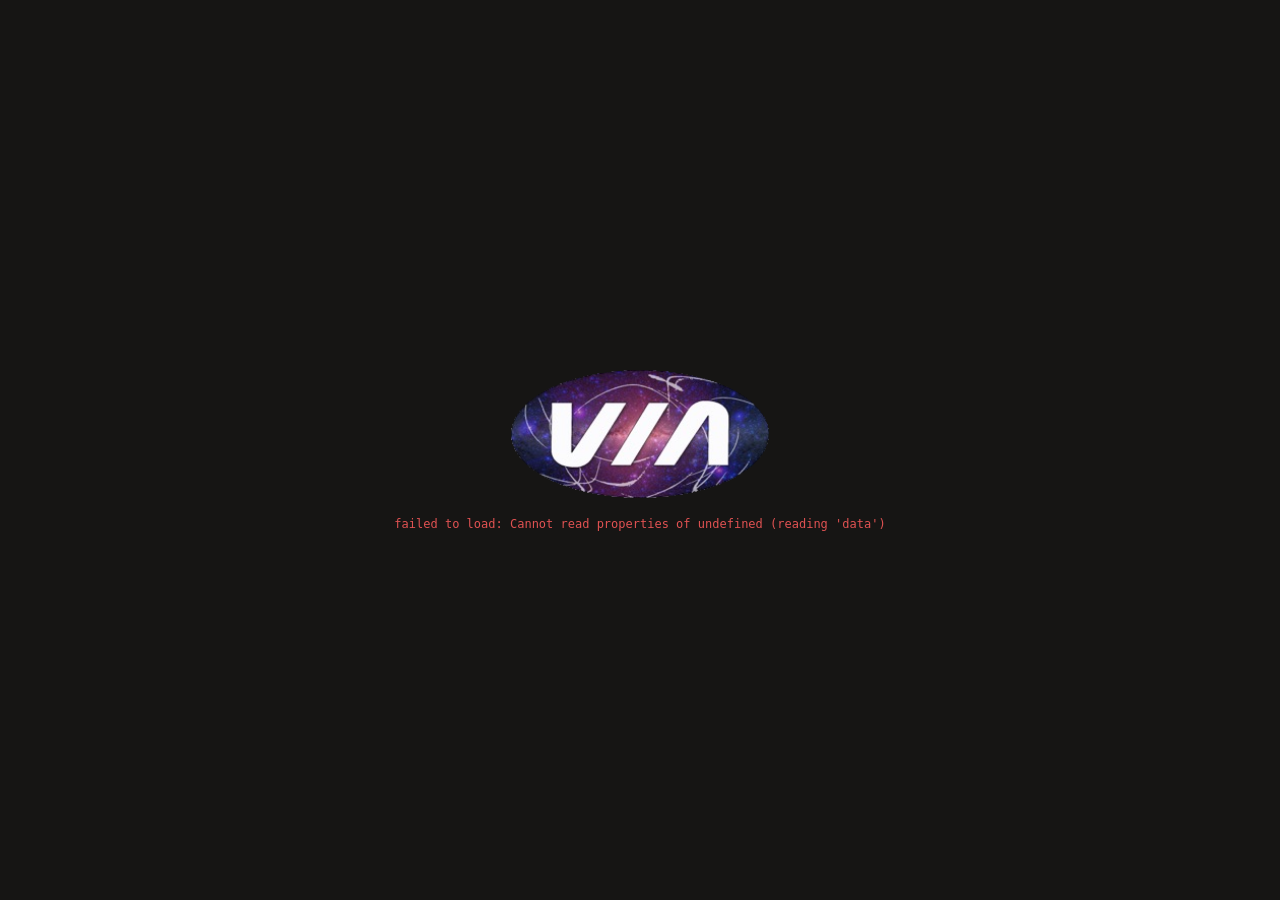
<file: index.html>
<!DOCTYPE html>
<html lang="en" data-theme="dark">
<head>
<meta charset="utf-8">
<meta name="viewport" content="width=device-width, initial-scale=1">
<title>VIAsualizer</title>
<link rel="icon" type="image/png" href="img/favicon.png">
<link rel="stylesheet" href="css/style.css?v=4.5">
<script type="importmap">
  { "imports": { "three": "./js/vendor/three.module.min.js" } }
</script>
</head>
<body>
<div id="loading">
  <div class="load-card">
    <img class="load-logo" src="img/via_oval.png" alt="Via">
    <div id="load-progress">starting…</div>
  </div>
</div>

<div id="layout" class="sb-open">
  <aside id="sidebar">
    <div class="brand-row">
      <span class="brand-mark"><img class="brand-logo" src="img/via_logo_white.png" alt="VIA"><span class="brand">sualizer</span></span>
      <span class="brand-btns">
        <button id="help-btn" class="text-btn" title="replay the 15-second tutorial">Tutorial</button>
      </span>
    </div>
    <div id="sidebar-body"></div>
  </aside>
  <button id="sb-toggle" class="icon-btn" title="show / hide controls (C)">☰</button>

  <main id="main">
    <div id="scene"></div>
    <div id="player" hidden></div>
    <div id="bottom-bar"></div>
  </main>

  <section id="dossier">
    <nav id="tabs">
      <button class="tab-btn" data-tab="field">Field</button>
      <button class="tab-btn" data-tab="sky">Sky</button>
    </nav>
    <div class="tab-page" data-tab="field">
      <div class="panel" id="p-finder">
        <div class="panel-head row2"><span class="panel-title"><span class="tcount" id="fov-title">1.0°</span> field of view</span>
          <span class="panel-cap" id="fov-note"></span></div>
        <div id="finder-wrap"></div>
        <div id="fov-box"></div>
      </div>
      <div class="panel" id="p-stats">
        <div class="panel-head row2"><span class="panel-title" id="targets-title">Targets</span>
          <span class="panel-cap">hover number to focus</span></div>
        <div id="stats-wrap"></div>
      </div>
      <div class="panel" id="p-ladder">
        <div class="panel-head row2"><span class="panel-title" id="ladder-title">Distance ladder</span>
          <span class="panel-cap">hover icon to focus</span></div>
        <div class="ladder-dists" id="ladder-dists"></div>
        <div id="ladder-wrap"></div>
      </div>
      <div class="panel" id="p-hists">
        <div class="panel-head"><span class="panel-title">Field stats</span></div>
        <div id="hists-wrap"></div>
      </div>
    </div>
    <div class="tab-page" data-tab="sky" style="display:none">
      <div class="panel" id="p-allsky">
        <div class="panel-head"><span class="panel-title">Galactic frame</span></div>
        <div id="allsky-wrap"></div>
        <div class="legend" id="allsky-legend"></div>
      </div>
      <div class="panel" id="p-layers">
        <div class="panel-head"><span class="panel-title">Map layers</span></div>
        <div id="layers-wrap"></div>
      </div>
      <div class="panel" id="p-sgr">
        <div class="panel-head"><span class="panel-title">Sagittarius stream frame</span></div>
        <div id="sgrmap-wrap"></div>
      </div>
    </div>
  </section>
</div>

<div id="tooltip3d" class="tooltip"></div>
<div id="tooltip2d" class="tooltip"></div>
<div id="tour" hidden></div>

<footer id="credit">
  <a href="https://via-project.org" target="_blank" rel="noopener">The Via Project</a> ·
  <a href="v2/" title="frozen v2.6 (9-6-26)">v2</a> ·
  <a href="v1/" title="original app">v1</a> ·
  <a href="https://github.com/mdwerneken/viasualizer" target="_blank" rel="noopener">source</a>
</footer>

<script type="module" src="js/app.js?v=4.5"></script>
</body>
</html>
</file>
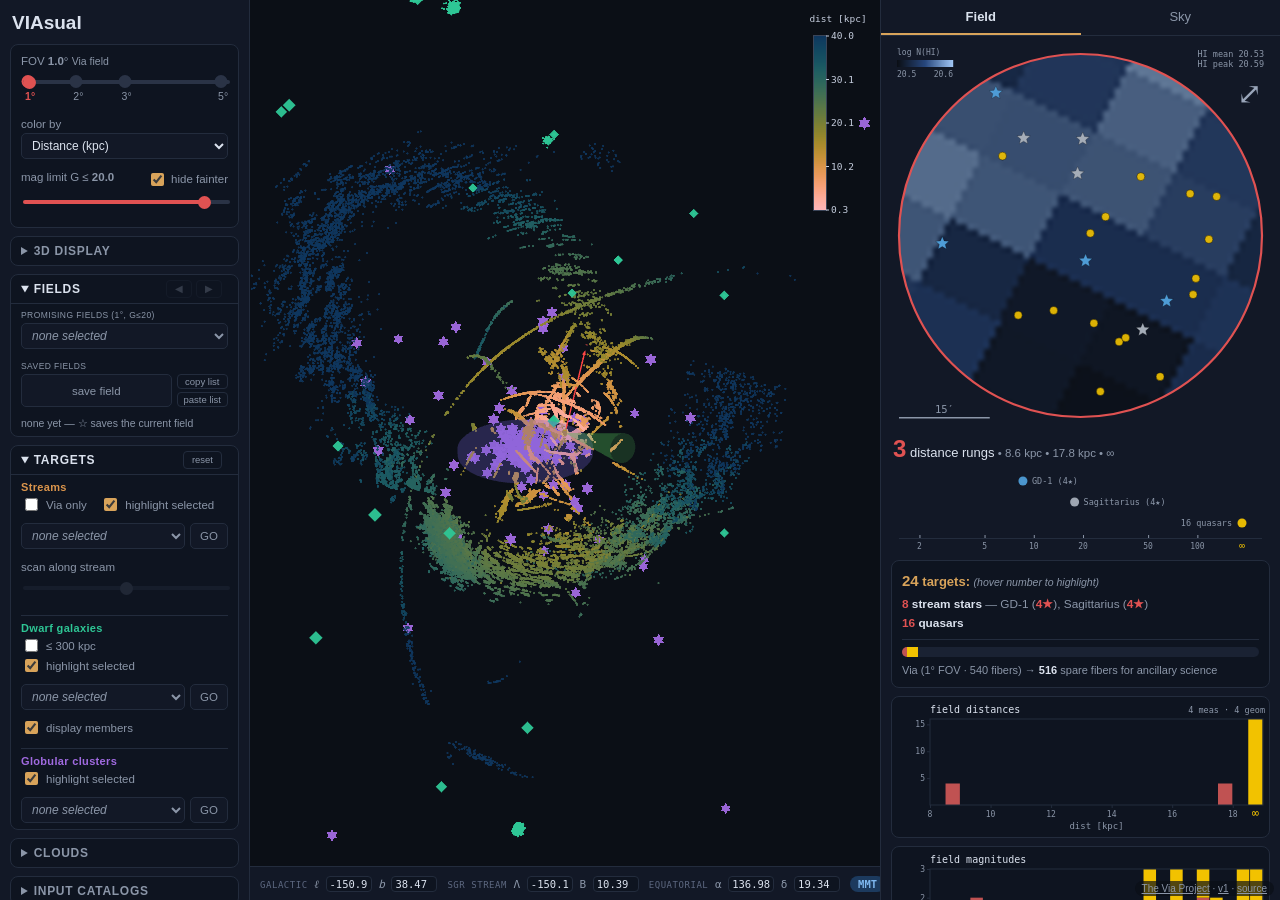
<file: v2/index.html>
<!DOCTYPE html>
<html lang="en">
<head>
<meta charset="utf-8">
<meta name="viewport" content="width=device-width, initial-scale=1">
<title>VIAsual v2 (frozen 9-6-26) — Via halo sightline planner</title>
<link rel="icon" href="data:image/svg+xml,<svg xmlns='http://www.w3.org/2000/svg' viewBox='0 0 100 100'><text y='0.9em' font-size='90'>🌌</text></svg>">
<link rel="stylesheet" href="css/style.css?v=2.6">
<script type="importmap">
  { "imports": { "three": "./js/vendor/three.module.min.js" } }
</script>
</head>
<body>
<div id="loading">
  <div class="load-card">
    <div class="load-title">VIAsual</div>
    <div class="load-sub">Via halo sightline planner — streams · GCs · dwarfs · quasars · HI</div>
    <div id="load-progress">starting…</div>
  </div>
</div>

<div id="layout">
  <aside id="sidebar"></aside>

  <main id="main">
    <div id="scene"></div>
    <div id="bottom-bar"></div>
  </main>

  <section id="dossier">
    <nav id="tabs">
      <button class="tab-btn" data-tab="field">Field</button>
      <button class="tab-btn" data-tab="sky">Sky</button>
    </nav>
    <div class="tab-page" data-tab="field">
      <div id="finder-wrap"></div>
      <div id="ladder-wrap"></div>
      <div id="stats-wrap"></div>
      <div id="hists-wrap"></div>
    </div>
    <div class="tab-page" data-tab="sky" style="display:none">
      <div id="allsky-wrap"></div>
      <div id="sgrmap-wrap"></div>
    </div>
  </section>
</div>

<div id="tooltip3d" class="tooltip"></div>
<div id="tooltip2d" class="tooltip"></div>

<footer id="credit">
  <a href="https://via-project.org" target="_blank" rel="noopener">The Via Project</a> ·
  <a href="../v1/" title="original app">v1</a> ·
  <a href="https://github.com/mdwerneken/viasual" target="_blank" rel="noopener">source</a>
</footer>

<script type="module" src="js/app.js?v=2.6"></script>
</body>
</html>
</file>
<file: css/style.css>
/* VIAsual v3 — warm neutral charcoal theme (3D scene keeps v2's deep navy); tokens set by colors.js */
:root {
  --bg: #161514;
  --panel: #1d1c1a;
  --panel2: #191816;
  --border: #2e2c28;
  --text: #e7e2d8;
  --dim: #9d968b;
  --accent: #e0524f;
  --accent-soft: #d8a35a;
  --chk: #d8a35a;
  --qso: #f2c200;
  --gc: #a06ae0;
  --dwarf: #2ec695;
  --mem: #2ec695;
  --sb-w: 292px;
  --dossier-w: 420px;
  --mono: "SF Mono", ui-monospace, Menlo, Consolas, monospace;
  --sans: -apple-system, "Segoe UI", Roboto, Helvetica, sans-serif;
}
* { box-sizing: border-box; }
html, body { margin: 0; height: 100%; background: var(--bg); color: var(--text);
  font-family: var(--sans); font-size: 13px; overflow: hidden; }
button { font-family: inherit; }

#layout { display: grid; grid-template-columns: var(--sb-w) 1fr var(--dossier-w); height: 100vh;
  transition: grid-template-columns .28s ease; }
#layout.sb-closed { grid-template-columns: 0 1fr var(--dossier-w); }

/* ---------- loading ---------- */
#loading { position: fixed; inset: 0; z-index: 90; background: var(--bg);
  display: flex; align-items: center; justify-content: center; transition: opacity .4s; }
#loading.done { opacity: 0; pointer-events: none; }
.load-card { text-align: center; }
.load-logo { width: 260px; display: block; margin: 0 auto 18px; border-radius: 130px; }
.load-title { font-size: 30px; font-weight: 700; letter-spacing: 1px; display: flex; align-items: baseline; justify-content: center; gap: 2px; }
.load-mark { height: 40px; display: inline-block; }
.load-sub { color: var(--dim); margin: 6px 0 18px; max-width: 460px; }
#load-progress { font-family: var(--mono); color: var(--dim); font-size: 12px; }

/* ---------- sidebar ---------- */
#sidebar { background: var(--panel); border-right: 1px solid var(--border);
  overflow-y: auto; overflow-x: hidden; padding: 8px 10px 30px; width: var(--sb-w);
  transition: transform .28s ease, opacity .2s; }
#layout.sb-closed #sidebar { transform: translateX(-100%); opacity: 0; pointer-events: none; }
.brand-row { display: flex; align-items: center; gap: 8px; margin: 4px 2px 10px 44px; min-height: 34px; }
.brand-mark { display: inline-flex; align-items: baseline; gap: 1px; }
.brand-logo { height: 16px; display: inline-block; opacity: .95; margin-right: 3px; }
html[data-theme="light"] .brand-logo { filter: invert(1); }
.brand { font-size: 15px; font-weight: 700; letter-spacing: .2px; line-height: 1; }
.brand-btns { margin-left: auto; display: flex; gap: 4px; }
.icon-btn { background: var(--panel2); color: var(--dim); border: 1px solid var(--border);
  border-radius: 6px; width: 26px; height: 26px; cursor: pointer; font-size: 13px; line-height: 1;
  display: inline-flex; align-items: center; justify-content: center; }
.icon-btn:hover { color: var(--text); border-color: var(--dim); }
.text-btn { background: var(--panel2); color: var(--dim); border: 1px solid var(--border);
  border-radius: 7px; height: 28px; padding: 0 11px; cursor: pointer; font-size: 12.5px; font-weight: 600;
  transition: background .15s, color .15s, border-color .15s, box-shadow .15s; }
.text-btn:hover, .text-btn.lit { color: #1a1917; background: var(--accent-soft); border-color: var(--accent-soft);
  box-shadow: 0 0 0 3px color-mix(in srgb, var(--accent-soft) 35%, transparent); }
#sb-toggle { position: fixed; top: 10px; left: 10px; z-index: 40; width: 34px; height: 34px; font-size: 22px; }
#layout.sb-closed #sb-toggle { background: var(--panel); }

/* sidebar groups read as distinct cards: brighter outline, brighter still + lifted background when open */
#core-controls { border: 1px solid color-mix(in srgb, var(--text) 30%, var(--border)); border-radius: 8px; margin-bottom: 10px;
  background: var(--panel2); padding: 4px 0 6px; }
.group { border: 1px solid color-mix(in srgb, var(--text) 30%, var(--border)); border-radius: 8px; margin-bottom: 10px;
  background: var(--panel2); transition: border-color .15s, background .15s; }
.group[open] { border-color: color-mix(in srgb, var(--text) 62%, var(--border));
  background: color-mix(in srgb, var(--panel2) 80%, var(--text) 4%); box-shadow: 0 2px 10px rgba(0,0,0,.25); }
.group summary { cursor: pointer; padding: 7px 10px; font-weight: 600; font-size: 12px;
  color: var(--dim); text-transform: uppercase; letter-spacing: .06em; user-select: none;
  display: flex; align-items: center; gap: 6px; }
.group summary::-webkit-details-marker { display: none; }
.group summary::before { content: '▸'; font-size: 10px; color: var(--dim); transition: transform .15s; }
.group[open] summary::before { transform: rotate(90deg); }
.group[open] summary { color: var(--text); border-bottom: 1px solid color-mix(in srgb, var(--text) 30%, var(--border)); }
.group summary .sum-cap { font-weight: 400; text-transform: none; letter-spacing: 0; font-size: 10.5px;
  color: var(--dim); margin-left: 2px; flex: 1; min-width: 0; white-space: nowrap; overflow: hidden;
  text-overflow: ellipsis; }
.group summary .sum-btns { flex: none; }
.group .row, #core-controls .row { padding: 6px 10px; }
.row label { display: block; color: var(--dim); font-size: 11.5px; margin-bottom: 3px; }
.row.checks { padding-top: 2px; padding-bottom: 2px; }
.row.checks label { display: inline-flex; align-items: center; gap: 5px; margin-right: 10px;
  margin-bottom: 1px; cursor: pointer; }
.row.checks input { accent-color: var(--chk); }
.row.checks .sec-lab { display: block; width: 100%; margin: 0 0 2px; cursor: default; }
.sec-lab, .row label.sec-lab { text-transform: uppercase; letter-spacing: .06em;
  font-size: 11px; color: color-mix(in srgb, var(--text) 85%, var(--dim)); }
.row.checks.sub, .row.sub { margin-top: 9px; }
select { width: 100%; background: var(--panel); color: var(--text);
  border: 1px solid var(--border); border-radius: 5px; padding: 4px 6px; font-size: 12px; }
select.nonesel { color: var(--dim); font-style: italic; }
select option { color: var(--text); font-style: normal; }
.help { color: var(--dim); font-size: 10.5px; line-height: 1.4; padding: 2px 10px 6px; }

/* range sliders */
input[type="range"] { -webkit-appearance: none; appearance: none; width: 100%;
  height: 20px; background: transparent; }
input[type="range"]::-webkit-slider-runnable-track { height: 4px; border-radius: 2px;
  background: #4d4944; }
input[type="range"]::-webkit-slider-thumb { -webkit-appearance: none; width: 13px;
  height: 13px; border-radius: 50%; background: var(--accent); margin-top: -4.5px; cursor: pointer; }
input[type="range"]::-moz-range-track { height: 4px; border-radius: 2px; background: #4d4944; }
#ghi { --fill: 100%; }
#ghi::-webkit-slider-runnable-track { background: linear-gradient(to right,
  var(--accent) var(--fill), #4d4944 var(--fill)); }
#ghi::-moz-range-progress { height: 4px; border-radius: 2px; background: var(--accent); }
input[type="range"]::-moz-range-thumb { width: 13px; height: 13px; border: none;
  border-radius: 50%; background: var(--accent); cursor: pointer; }
input[type="range"]:disabled { opacity: .30; }
input[type="range"]:disabled::-webkit-slider-thumb { background: var(--dim); cursor: default; }

.row.combo { display: flex; gap: 5px; }
.row.combo select { flex: 1; }
.mini-btn { background: var(--panel); color: var(--dim); border: 1px solid var(--border);
  border-radius: 5px; padding: 4px 9px; cursor: pointer; font-size: 11.5px; }
.mini-btn:hover { border-color: var(--dim); color: var(--text); }
.mini-btn:disabled { opacity: .35; cursor: default; }
.mini-btn.locked { background: var(--accent); color: #fff; border-color: var(--accent); font-weight: 700; }
.micro-btn { background: none; color: var(--dim); border: 1px solid var(--border);
  border-radius: 4px; padding: 1px 6px; cursor: pointer; font-size: 9.5px;
  text-transform: none; letter-spacing: 0; white-space: nowrap; }
.micro-btn:hover { color: var(--text); border-color: var(--dim); }
.micro-btn:disabled { opacity: .3; cursor: default; }
.sum-btns { margin-left: auto; display: inline-flex; gap: 4px; }
.sum-btns .micro-btn { padding: 0; width: 26px; height: 18px; line-height: 16px; text-align: center; }
.sum-btns #reset-sel { width: auto; padding: 0 8px; }
.save-col { display: inline-flex; flex-direction: column; gap: 3px; }
.sw { display: inline-block; width: 9px; height: 9px; border-radius: 2px; }
.sw.str { background: #c05252; border-radius: 50%; }
.sw.qso { background: var(--qso); border-radius: 50%; }
.sw.gc { background: var(--gc); }
.sw.dg { background: var(--dwarf); }
.sw.mem { background: var(--mem); }
.sw.halo { background: #e08b4e; border-radius: 50%; }
.sw.kg { background: #ff6fb0; border-radius: 50%; }
.sw.bhb { background: #6fb8ff; border-radius: 50%; }
.sw.kep { background: #b6d94a; border-radius: 50%; }
.sw.mem2 { background: #7fd6c0; }
.sw.cloud { background: #6fd8e8; border-radius: 50%; }
.sw.sight { background: var(--text); border-radius: 50%; }
.tiny { font-size: 10.5px; color: var(--dim); }
.warn { color: var(--accent-soft); }
.subhead { padding: 6px 10px 0; font-size: 11px; font-weight: 700; letter-spacing: .03em; display: flex; align-items: center; gap: 6px; }
/* small pale-yellow toggles (highlight selected, hide fainter); --gray for the list overlays */
:root { --gray: #bdb7ad; --pale: #d8c98f; }
.hl-btn { margin-left: auto; background: none; color: var(--pale); border: 1px solid color-mix(in srgb, var(--pale) 60%, transparent); border-radius: 10px;
  padding: 0 7px; font-size: 9.5px; font-weight: 500; letter-spacing: 0; cursor: pointer; line-height: 15px; text-transform: none; }
.hl-btn:hover { border-color: var(--pale); }
.hl-btn.on { background: var(--pale); color: #1a1917; border-color: var(--pale); }
.ctl-lab { font-size: 12.5px !important; color: var(--text) !important; }
.ctl-lab.lab-row .hl-btn { font-size: 11px; line-height: 18px; padding: 0 9px; }
/* a little air at the top of every open group */
.group[open] > summary + * { margin-top: 6px; }
#save-field { border-color: var(--accent-soft); color: var(--accent-soft); }
#save-field:hover { background: color-mix(in srgb, var(--accent-soft) 18%, var(--panel)); }
.subdiv { border-top: 1px solid var(--border); margin: 8px 10px 0; }
.inline-chk { float: right; color: var(--dim); font-weight: 400; cursor: pointer;
  display: inline-flex; align-items: center; gap: 4px; position: relative; top: -1.5px; }
.inline-chk input { accent-color: var(--chk); }

/* FOV slider snap dots + labels (under the field view since 9-7-26) */
#fov-box { padding: 10px 6px 0; }
#fov-box .row { padding: 0; }
#fov-box .row label { display: flex; align-items: baseline; gap: 6px; }
#fov-box .row label > span:first-child { color: var(--accent); }
#fov-box .row label > span:first-child b { color: var(--accent); }
#fov-box .row label .tiny { margin-left: auto; }
.fov-wrap { position: relative; height: 36px; }
.fov-wrap input { position: relative; z-index: 2; margin: 0; }
.fov-dot { position: absolute; top: 3.5px; width: 13px; height: 13px; border-radius: 50%;
  background: #4d4944; transform: translateX(-50%); z-index: 1; pointer-events: none; }
.fov-dot.active { background: var(--accent); }
.fov-snap { position: absolute; top: 20px; transform: translateX(-50%);
  color: var(--dim); font-size: 10.5px; cursor: pointer; padding: 0 3px; }
.fov-snap .deg { position: absolute; }
.fov-snap:hover { color: var(--text); }
.fov-snap.active { color: var(--accent); font-weight: 700; }

/* cone / toggle buttons */
.cone-row { padding-top: 3px; padding-bottom: 3px; }
.cone-btn { flex: 1; background: var(--panel); color: var(--text);
  border: 1px solid var(--cone, var(--border)); border-radius: 5px; padding: 4px 9px;
  cursor: pointer; font-size: 11.5px; text-align: left; }
.cone-btn .tiny { color: inherit; opacity: .75; }
.cone-btn { font-weight: 500; }
.cone-btn.on { background: color-mix(in srgb, var(--cone) 45%, var(--panel2)); }
.cone-btn.on .tiny { color: var(--text); opacity: .75; }

/* field-list chips (Via surveys · promising · custom) */
.svy-chips { display: flex; flex-wrap: wrap; gap: 4px; padding: 2px 10px 6px; }
.chip-btn { border: 1px solid var(--svy, var(--border)); background: var(--panel); color: var(--dim);
  border-radius: 12px; padding: 1px 8px; font-size: 10.5px; cursor: pointer; }
.chip-btn { font-weight: 500; }
.chip-btn.on { background: color-mix(in srgb, var(--svy) 40%, var(--panel2)); color: var(--text); }
.chip-btn .n { font-family: var(--mono); font-size: 9.5px; color: var(--svy, var(--dim)); margin-left: 6px; }
.svy-chips.stack { flex-direction: column; align-items: stretch; }
.svy-chips.stack .chip-btn { font-size: 11.5px; padding: 3px 10px; display: flex; justify-content: space-between; }
.svy-chips.stack .chip-btn .n { font-size: 10.5px; }
.lab-row { display: flex !important; justify-content: space-between; align-items: baseline; }
.lab-note { font-style: italic; text-transform: none; letter-spacing: 0; font-size: 10px; color: var(--dim); font-weight: 400; }
.layer-row.clouds-main { margin-bottom: 8px; }
.layer-row.clouds-main .chip-btn { font-size: 11.5px; padding: 3px 12px; }
.chip-btn .x { margin-left: 5px; opacity: .6; }
.chip-btn .x:hover { opacity: 1; color: var(--accent); }
.list-top { display: flex; gap: 5px; padding: 6px 10px 2px; }
.list-top .cone-btn { text-align: center; white-space: nowrap; padding: 4px 6px; }
.list-add { display: flex; gap: 5px; align-items: center; padding: 0 10px 6px; }
.list-add select { flex: 1; font-size: 11px; }

/* saved fields */
.save-row { display: flex; gap: 5px; }
.save-row .mini-btn:first-child { flex: 1; }
#saved-list { padding: 2px 10px 6px; }
.chip { display: inline-flex; align-items: center; gap: 5px; background: var(--panel);
  border: 1px solid var(--border); border-radius: 20px; padding: 2px 8px; margin: 2px 3px;
  cursor: pointer; font-size: 11.5px; }
.chip:hover { border-color: var(--accent); }
.chip .del, .chip .pen { color: var(--dim); cursor: pointer; }
.chip .pen { font-size: 11px; }
.chip .pen:hover { color: var(--text); }
.chip .del:hover { color: var(--accent); }

/* input catalogs */
.cat-entry { padding: 5px 10px 3px; }
.cat-src { font-size: 11.5px; }
.cat-src a { color: var(--text); text-decoration: none; border-bottom: 1px dotted color-mix(in srgb, var(--text) 45%, transparent); }
.cat-src a:hover { border-bottom-color: var(--text); color: #fff; }
.cat-plain { color: var(--text); }
.cat-num { font-family: var(--mono); font-size: 12.5px; color: var(--text); margin-top: 1px; }
.cat-n { color: var(--accent); font-weight: 700; }
.cat-note { font-size: 10.5px; color: var(--dim); line-height: 1.3; }
.cat-sec-head { padding: 10px 10px 2px; margin-top: 6px; border-top: 1px solid color-mix(in srgb, var(--text) 30%, var(--border));
  font-size: 11.5px; font-weight: 700; text-transform: uppercase; letter-spacing: .06em; color: var(--accent-soft); }
#catalog-list .cat-sec-head:first-child { border-top: none; margin-top: 0; }
.cat-entry { padding: 6px 10px 4px; }

/* ---------- main / 3D ---------- */
#main { position: relative; min-width: 0; }
#scene { position: absolute; inset: 0 0 34px 0; }
#scene canvas { display: block; }
#cbar3d { position: absolute; top: 10px; right: 10px; z-index: 5; pointer-events: none; }
#pin-layer { position: absolute; inset: 0; z-index: 4; pointer-events: none; overflow: hidden; }
.pin3d { position: absolute; background: color-mix(in srgb, var(--panel2) 92%, transparent);
  border: 1px solid var(--border); border-radius: 6px; padding: 4px 7px; font-size: 10.5px;
  line-height: 1.4; font-family: var(--mono); color: var(--text); pointer-events: auto;
  cursor: pointer; max-width: 200px; }
.pin3d:hover { border-color: var(--accent); }
#bottom-bar { position: absolute; left: 0; right: 0; bottom: 0; height: 34px;
  background: var(--panel); border-top: 1px solid var(--border);
  display: flex; align-items: center; gap: 10px; padding: 0 10px 0 12px;
  font-family: var(--mono); font-size: 11px; overflow-x: auto; white-space: nowrap; }
.coord { color: var(--dim); }
.coord-lab { font-size: 9px; text-transform: uppercase; letter-spacing: .06em; color: var(--dim); opacity: .8; }
.coord input { width: 46px; background: var(--panel2); color: var(--text);
  border: 1px solid var(--border); border-radius: 4px; font-family: var(--mono);
  font-size: 10.5px; padding: 1px 3px; }
.badge { padding: 2px 8px; border-radius: 10px; font-size: 10.5px; font-weight: 600; }
.badge.both { background: #1d4a2c; color: #7fe0a0; }
.badge.mmt { background: #1c3a5e; color: #7fb8f0; }
.badge.mag { background: #4a3a1d; color: #e0c07f; }
.badge.none { background: #4a1d1d; color: #e08585; }
html[data-theme="light"] .badge.both { background: #d6f0dc; color: #1d6b36; }
html[data-theme="light"] .badge.mmt { background: #dbe8f8; color: #1f4f85; }
html[data-theme="light"] .badge.mag { background: #f5e8cf; color: #7a5a17; }
html[data-theme="light"] .badge.none { background: #f6d9d9; color: #8a2a2a; }
.hint3d { position: absolute; left: 10px; top: 10px; z-index: 5; font-size: 10.5px; color: var(--dim);
  background: color-mix(in srgb, var(--bg) 70%, transparent); padding: 3px 7px; border-radius: 6px;
  pointer-events: none; }

/* ---------- field-list player (floating over the 3D view) ---------- */
#player { position: absolute; left: 50%; bottom: 46px; transform: translateX(-50%); z-index: 12;
  background: color-mix(in srgb, var(--panel) 94%, transparent); border: 1px solid color-mix(in srgb, var(--text) 62%, var(--border));
  border-radius: 14px; padding: 6px 10px 6px 12px; display: flex; align-items: center; gap: 8px;
  box-shadow: 0 6px 24px rgba(0,0,0,.35); max-width: calc(100% - 40px); backdrop-filter: blur(6px); }
#player[hidden] { display: none; }
.pl-btn { background: none; color: var(--text); border: 1px solid transparent; border-radius: 8px;
  width: 30px; height: 30px; cursor: pointer; font-size: 15px; display: inline-flex; align-items: center;
  justify-content: center; }
.pl-btn:hover { background: var(--panel2); border-color: var(--border); }
#player { width: 900px; }
.pl-btn.big { font-size: 26px; width: 36px; height: 36px; }
.pl-btn:disabled { opacity: .3; cursor: default; }
.pl-info { display: flex; flex-direction: column; width: 330px; min-width: 330px; }
.pl-title-sel { width: 100%; background: none; border: 1px solid transparent; border-radius: 6px; color: var(--text);
  font-size: 12.5px; font-weight: 600; padding: 1px 4px; cursor: pointer; text-overflow: ellipsis;
  box-shadow: inset 12px 0 0 -8px var(--dot, transparent); padding-left: 10px; }
.pl-title-sel:hover { border-color: var(--border); background: var(--panel2); }
.pl-title-sel.nonesel { font-style: italic; color: var(--dim); font-weight: 500; }
.pl-sub { font-size: 10.5px; color: var(--dim); white-space: nowrap; overflow: hidden; text-overflow: ellipsis; padding-left: 5px; }
.pl-pos { font-family: var(--mono); font-size: 11px; color: var(--dim); min-width: 70px; text-align: center; display: inline-flex; align-items: center; gap: 3px; justify-content: center; }
.pl-pos input { width: 30px; background: var(--panel2); color: var(--text); border: 1px solid var(--border); border-radius: 4px;
  font-family: var(--mono); font-size: 11px; text-align: right; padding: 1px 3px; }
.save-btn { border-color: var(--accent-soft); color: var(--accent-soft); white-space: nowrap; }
.save-btn:hover { background: color-mix(in srgb, var(--accent-soft) 18%, var(--panel)); }
.pl-sel { width: auto; font-size: 11px; padding: 3px 5px; }
.pl-prog { position: absolute; left: 12px; right: 12px; bottom: 1px; height: 2px; background: var(--border); border-radius: 1px; overflow: hidden; }
.pl-prog span { display: block; height: 100%; background: var(--accent-soft); }
.pl-sep { width: 1px; height: 22px; background: var(--border); }
.pl-lab { font-size: 10.5px; font-style: italic; color: var(--dim); white-space: nowrap; margin-right: -4px; }
.pl-chk { display: inline-flex; align-items: center; gap: 4px; color: var(--dim); font-size: 10.5px; white-space: nowrap; }
.pl-chk input { accent-color: var(--chk); margin: 0; }
.pl-close { color: var(--dim); }

/* ---------- dossier ---------- */
#dossier { background: var(--panel); border-left: 1px solid var(--border);
  overflow-y: auto; overflow-x: hidden; display: flex; flex-direction: column; }
#tabs { display: flex; position: sticky; top: 0; z-index: 5; background: var(--panel);
  border-bottom: 1px solid var(--border); }
.tab-btn { flex: 1; background: none; border: none; color: var(--dim); font-size: 13px;
  padding: 9px 0; cursor: pointer; border-bottom: 2px solid transparent; }
.tab-btn.active { color: var(--text); border-bottom-color: var(--accent-soft); font-weight: 600; }
.tab-page { padding: 8px 10px 10px; }

/* right-hand panels as outlined cards */
.panel { margin-bottom: 14px; border: 1px solid color-mix(in srgb, var(--text) 38%, var(--border)); border-radius: 10px;
  padding: 8px 8px 8px; background: color-mix(in srgb, var(--panel) 85%, var(--text) 3%); }
.panel-head { display: flex; flex-direction: column; gap: 1px; margin: 0 2px 6px; }
.panel-head.row2 { flex-direction: row; justify-content: space-between; align-items: baseline; gap: 8px; }
.panel-head.row2 .panel-cap { font-style: italic; text-align: right; white-space: nowrap; }
.panel-title .tcount { color: var(--accent); font-size: 16px; }
#stats-wrap .tcount { color: var(--accent-soft); }
.ladder-dists { font-size: 12px; color: var(--dim); margin: -2px 2px 4px; }
.panel-title { font-size: 12px; font-weight: 700; text-transform: uppercase; letter-spacing: .06em; color: var(--text); }
.panel-cap { font-size: 10.5px; color: var(--dim); line-height: 1.35; }

#finder-wrap { width: 100%; position: relative; }
.finder-canvas { display: block; cursor: crosshair; margin: 0 auto; }
#finder-wrap .expand-btn { top: 22px; right: -4px; }
#finder-wrap .dl-btn { position: absolute; top: 88px; right: 2px; z-index: 8; background: none; border: none;
  color: var(--dim); width: 30px; height: 30px; font-size: 22px; line-height: 1; padding: 0; cursor: pointer; }
#finder-wrap .dl-btn:hover { color: var(--text); }
#finder-wrap.expanded .dl-btn { top: 60px; right: 12px; font-size: 26px; }
#finder-wrap.expanded, #allsky-wrap.expanded, #sgrmap-wrap.expanded { background: var(--bg); border: none; }

/* full-screen enlarge */
.expand-btn, .expand-close { position: absolute; top: 1px; right: 1px; z-index: 8;
  background: none; color: var(--dim); border: none; width: 40px; height: 40px;
  cursor: pointer; font-size: 30px; line-height: 1; padding: 0; }
.expand-btn { width: 60px; height: 60px; font-size: 45px; }
.expand-btn:hover, .expand-close:hover { color: var(--text); }
.expanded { position: fixed !important; top: 0; left: var(--sb-w); right: 0; bottom: 0;
  z-index: 60; background: var(--bg); padding: 16px; margin: 0 !important;
  overflow: hidden; border: none; border-radius: 0;
  display: flex; align-items: center; justify-content: center; }
#layout.sb-closed .expanded { left: 0; }
.expanded canvas { margin: 0 auto; }
.expanded .expand-close { position: fixed; top: 10px; right: 10px; }
.expanded .expand-hint { position: fixed; left: calc(var(--sb-w) + 16px); bottom: 12px; font-size: 11px; color: var(--dim); }
#layout.sb-closed .expanded .expand-hint { left: 16px; }

.ladder-head { margin: 4px 2px 4px; font-size: 13px; }
.rung-count { font-size: 24px; font-weight: 700; color: var(--accent); }
.rung-sub { color: var(--dim); font-size: 11.5px; }
#ladder-wrap canvas { display: block; width: 100%; }

/* targets box (stats + fiber budget) */
#stats-wrap { padding: 0 2px; font-size: 11.8px; line-height: 1.55; color: var(--dim); }
#stats-wrap b { color: var(--text); }
.targets-head { color: var(--accent-soft); font-weight: 700; font-size: 13px; margin-bottom: 3px; }
.targets-head .tcount { font-size: 15px; color: var(--accent-soft); }
.targets-head .hint { font-weight: 400; letter-spacing: 0; font-style: italic; }
.tcount { color: var(--accent); font-weight: 700; }
[data-hl], [data-hl-stream] { cursor: pointer; }
.fiber-inline { border-top: 1px solid var(--border); margin-top: 7px; padding-top: 7px; }
.fiber-bar { height: 10px; background: #4d4944; border-radius: 5px; overflow: hidden; display: flex; }
.fiber-bar span { display: block; height: 100%; min-width: 1px; }
.fiber-line { font-size: 11px; color: var(--dim); margin-top: 5px; }
.fiber-line b { color: var(--text); }
.fiber-line .over { color: var(--accent-soft); }
.gasline { margin-top: 6px; padding-top: 6px; border-top: 1px solid var(--border); }
.via-here { margin-top: 4px; }
.via-here .svy-dot { display: inline-block; width: 8px; height: 8px; border-radius: 50%; margin-right: 4px; vertical-align: middle; }

#hists-wrap { margin-top: 2px; }
.hist-box { border: 1px solid var(--border); border-radius: 8px; background: var(--panel2);
  margin-bottom: 8px; padding: 4px; position: relative; }
.hist-box canvas { display: block; width: 100%; }
.hist-controls { display: flex; gap: 10px; align-items: center; margin: 2px 2px 6px; flex-wrap: wrap; }
.hist-controls .pc-chk { display: inline-flex; align-items: center; gap: 5px;
  color: var(--dim); font-size: 11px; cursor: pointer; white-space: nowrap; }
.hist-controls input { accent-color: var(--chk); }

#allsky-wrap, #sgrmap-wrap { border: 1px solid var(--border); border-radius: 8px;
  overflow: hidden; margin-bottom: 4px; background: var(--panel2); position: relative; }
#allsky-wrap canvas, #sgrmap-wrap canvas { display: block; margin: 0 auto; }

/* map layer controls + legend (Sky tab) */
#layers-wrap { padding: 2px 2px; }
.layer-row { display: flex; align-items: center; gap: 8px; flex-wrap: wrap; margin: 3px 0; font-size: 11.5px; }
.layer-row .lab { color: var(--dim); font-size: 10px; text-transform: uppercase; letter-spacing: .05em; min-width: 78px; }
.layer-row.sub { margin-left: 86px; }
.layer-row .micro-btn { font-size: 10px; }
.layer-div { border-top: 1px solid var(--border); margin: 6px 0 4px; }
.layer-row select { width: auto; flex: 1; }
.layer-row label { display: inline-flex; align-items: center; gap: 4px; cursor: pointer; color: var(--text); }
.layer-row input { accent-color: var(--chk); margin: 0; }
.legend { display: flex; flex-wrap: wrap; gap: 4px 12px; margin-top: 6px; padding-top: 6px; border-top: 1px solid var(--border);
  font-size: 10.5px; color: var(--dim); }
.legend .lg { display: inline-flex; align-items: center; gap: 5px; }
.legend .lg i { display: inline-block; width: 10px; height: 10px; border-radius: 50%; border: 1.5px solid var(--lg, var(--dim)); }
.legend .lg i.fill { background: var(--lg); border-color: transparent; }
.legend .lg i.sq { border-radius: 2px; }
.legend .lg i.dia { transform: rotate(45deg); border-radius: 1px; }
.legend .lg-head { font-weight: 700; color: var(--text); }
#allsky-legend { margin-top: 6px; }
.layer-row.faint { opacity: .4; }
body.tour-on .expand-btn { cursor: default; }
/* full-screen Galactic frame: the field view (top-left), Map layers (bottom-left) and the
   legend (bottom-right, under the colorbar) move into the enlarged panel */
#allsky-wrap.expanded #finder-wrap, #sgrmap-wrap.expanded #finder-wrap { position: fixed; left: calc(var(--sb-w) + 16px); top: 14px; width: 290px; z-index: 66; }
#allsky-wrap.expanded #layers-wrap, #sgrmap-wrap.expanded #layers-wrap { position: fixed; left: calc(var(--sb-w) + 16px); bottom: 34px; width: 340px; z-index: 66;
  background: color-mix(in srgb, var(--panel) 92%, transparent); border: 1px solid var(--border); border-radius: 10px; padding: 8px 10px; }
#allsky-wrap.expanded .legend.fs, #sgrmap-wrap.expanded .legend.fs { position: fixed; right: 16px; bottom: 34px; width: 320px; z-index: 66; border-top: none; margin: 0;
  background: color-mix(in srgb, var(--panel) 92%, transparent); border: 1px solid var(--border); border-radius: 10px; padding: 8px 10px; }
#layout.sb-closed #allsky-wrap.expanded #finder-wrap, #layout.sb-closed #allsky-wrap.expanded #layers-wrap, #sgrmap-wrap.expanded #layers-wrap { left: 16px; }
#allsky-wrap.expanded .expand-hint { display: none; }
#allsky-wrap.expanded #finder-wrap .expand-btn, #sgrmap-wrap.expanded #finder-wrap .expand-btn,
#allsky-wrap.expanded #finder-wrap .dl-btn, #sgrmap-wrap.expanded #finder-wrap .dl-btn { display: none; }

/* tooltips */
.tooltip { position: fixed; display: none; z-index: 70; background: color-mix(in srgb, var(--panel2) 94%, transparent);
  border: 1px solid var(--border); border-radius: 6px; padding: 5px 8px;
  font-size: 11px; line-height: 1.45; pointer-events: none; max-width: 250px;
  font-family: var(--mono); color: var(--text); }

#credit { position: fixed; right: 6px; bottom: 4px; z-index: 6; font-size: 10px;
  color: var(--dim); background: color-mix(in srgb, var(--bg) 70%, transparent); padding: 2px 7px; border-radius: 8px; }
#credit a { color: var(--dim); }
#credit a:hover { color: var(--text); }

/* ---------- tour ---------- */
/* the shade is four panels around the spotlight, so the spotlit feature stays fully
   interactive; clicking the shade advances */
#tour { position: fixed; inset: 0; z-index: 100; pointer-events: none; }
#tour[hidden] { display: none; }
.tour-shade { position: fixed; inset: 0; width: 100%; height: 100%; pointer-events: none; transition: opacity .3s ease; }
.tour-shade .shade-path { fill: rgba(0,0,0,.66); pointer-events: visiblePainted; cursor: pointer; }
.tour-shade .spots rect { fill: none; stroke: var(--accent-soft); stroke-width: 2; pointer-events: none;
  filter: drop-shadow(0 0 8px rgba(216,163,90,.45)); }
.tour-card { position: fixed; z-index: 101; width: 480px; background: var(--panel); color: var(--text);
  border: 1px solid var(--border); border-radius: 16px; padding: 21px 24px 18px;
  box-shadow: 0 10px 40px rgba(0,0,0,.45); font-size: 19px; line-height: 1.45; transition: all .3s ease;
  pointer-events: auto; transform-origin: top left; }
.tour-card.fly { transition: transform .42s cubic-bezier(.2,.7,.2,1), opacity .38s ease, left .3s ease, top .3s ease; }
.tour-card h3 { margin: 0 0 9px; font-size: 21px; }
.tour-card p { margin: 0 0 15px; color: var(--text); }
.tour-card p .k { font-family: var(--mono); background: var(--panel2); border: 1px solid var(--border);
  border-radius: 4px; padding: 0 5px; font-size: 16px; }
.tour-foot { display: flex; align-items: center; gap: 12px; }
.tour-foot .steps { color: var(--dim); font-size: 16px; margin-right: auto; }
.tour-btn { background: var(--panel2); color: var(--text); border: 1px solid var(--border); border-radius: 8px;
  padding: 7px 16px; cursor: pointer; font-size: 17px; }
.tour-btn.primary { background: var(--accent-soft); color: #1a1917; border-color: transparent; font-weight: 700; }
.tour-btn.mute { color: var(--dim); }
.tour-btn.mute:hover { color: var(--text); }
.tour-x { position: absolute; top: 9px; right: 12px; background: none; border: none; color: var(--dim); cursor: pointer; font-size: 22px; }
.tour-x:hover { color: var(--text); }

/* narrow screens: stack */
@media (max-width: 1050px) {
  #layout, #layout.sb-closed { grid-template-columns: 220px 1fr; grid-template-rows: 55vh auto; height: auto; }
  html, body { overflow: auto; }
  #dossier { grid-column: 1 / -1; border-left: none; border-top: 1px solid var(--border); }
  #main { height: 55vh; }
  .expanded { left: 0; }
}
</file>
<file: v2/css/style.css>
/* VIAsual v2 — dark theme */
:root {
  --bg: #0b0f16;
  --panel: #121826;
  --panel2: #0e1420;
  --border: #232c3d;
  --text: #dbe2ee;
  --dim: #8b96a8;
  --accent: #e05252;
  --accent-soft: #d8a35a;
  --chk: #d8a35a;
  --qso: #f2c200;
  --gc: #a06ae0;
  --dwarf: #2ec695;
  --mem: #2ec695;
  --mono: "SF Mono", ui-monospace, Menlo, Consolas, monospace;
  --sans: -apple-system, "Segoe UI", Roboto, Helvetica, sans-serif;
}
* { box-sizing: border-box; }
html, body { margin: 0; height: 100%; background: var(--bg); color: var(--text);
  font-family: var(--sans); font-size: 13px; overflow: hidden; }

#layout { display: grid; grid-template-columns: 250px 1fr 400px; height: 100vh; }

/* ---------- loading ---------- */
#loading { position: fixed; inset: 0; z-index: 50; background: var(--bg);
  display: flex; align-items: center; justify-content: center;
  transition: opacity .4s; }
#loading.done { opacity: 0; pointer-events: none; }
.load-card { text-align: center; }
.load-title { font-size: 30px; font-weight: 700; letter-spacing: 1px; }
.load-sub { color: var(--dim); margin: 6px 0 18px; }
#load-progress { font-family: var(--mono); color: var(--dim); font-size: 12px; }

/* ---------- sidebar ---------- */
#sidebar { background: var(--panel); border-right: 1px solid var(--border);
  overflow-y: auto; padding: 10px 10px 30px; }
.brand { font-size: 19px; font-weight: 700; margin: 2px 2px 10px; }
#core-controls { border: 1px solid var(--border); border-radius: 8px; margin-bottom: 8px;
  background: var(--panel2); padding: 4px 0 6px; }
.group { border: 1px solid var(--border); border-radius: 8px; margin-bottom: 8px;
  background: var(--panel2); }
.group summary { cursor: pointer; padding: 7px 10px; font-weight: 600; font-size: 12px;
  color: var(--dim); text-transform: uppercase; letter-spacing: .06em; user-select: none; }
.group[open] summary { color: var(--text); border-bottom: 1px solid var(--border); }
.group .row, #core-controls .row { padding: 6px 10px; }
.row label { display: block; color: var(--dim); font-size: 11.5px; margin-bottom: 3px; }
.row.checks { padding-top: 2px; padding-bottom: 2px; }
.row.checks label { display: inline-flex; align-items: center; gap: 5px; margin-right: 10px;
  margin-bottom: 1px; cursor: pointer; }
.row.checks input { accent-color: var(--chk); }
.row.checks .sec-lab { display: block; width: 100%; margin: 0 0 2px; cursor: default; }
.sec-lab, .row label.sec-lab { text-transform: uppercase; letter-spacing: .05em;
  font-size: 8.5px; color: var(--dim); }
select { width: 100%; background: var(--panel); color: var(--text);
  border: 1px solid var(--border); border-radius: 5px; padding: 4px 6px; font-size: 12px; }
select.nonesel { color: var(--dim); font-style: italic; }
select option { color: var(--text); font-style: normal; }

/* range sliders: dark track, accent thumb (the bright default track was distracting) */
input[type="range"] { -webkit-appearance: none; appearance: none; width: 100%;
  height: 20px; background: transparent; }
input[type="range"]::-webkit-slider-runnable-track { height: 4px; border-radius: 2px;
  background: #2a3346; }
input[type="range"]::-webkit-slider-thumb { -webkit-appearance: none; width: 13px;
  height: 13px; border-radius: 50%; background: var(--accent); margin-top: -4.5px;
  cursor: pointer; }
input[type="range"]::-moz-range-track { height: 4px; border-radius: 2px; background: #2a3346; }
#ghi { --fill: 100%; }
#ghi::-webkit-slider-runnable-track { background: linear-gradient(to right,
  var(--accent) var(--fill), #2a3346 var(--fill)); }
#ghi::-moz-range-progress { height: 4px; border-radius: 2px; background: var(--accent); }
input[type="range"]::-moz-range-thumb { width: 13px; height: 13px; border: none;
  border-radius: 50%; background: var(--accent); cursor: pointer; }
input[type="range"]:disabled { opacity: .30; }
input[type="range"]:disabled::-webkit-slider-thumb { background: #4a5468; cursor: default; }
input[type="range"]:disabled::-moz-range-thumb { background: #4a5468; cursor: default; }

.row.combo { display: flex; gap: 5px; }
.row.combo select { flex: 1; }
.seg { display: flex; gap: 5px; align-items: center; flex-wrap: wrap; }
.mini-btn { background: var(--panel); color: var(--dim); border: 1px solid var(--border);
  border-radius: 5px; padding: 4px 9px; cursor: pointer; font-size: 11.5px; }
.mini-btn:hover { border-color: var(--dim); color: #fff; }
.mini-btn:disabled { opacity: .35; cursor: default; }
.mini-btn:disabled:hover { border-color: var(--border); }
.mini-btn.locked { background: var(--accent); color: #fff; border-color: var(--accent);
  font-weight: 700; }
.micro-btn { background: none; color: var(--dim); border: 1px solid var(--border);
  border-radius: 4px; padding: 1px 6px; cursor: pointer; font-size: 9.5px;
  text-transform: none; letter-spacing: 0; white-space: nowrap; }
.micro-btn:hover { color: var(--text); border-color: var(--dim); }
.micro-btn:disabled { opacity: .3; cursor: default; }
.micro-btn:disabled:hover { color: var(--dim); border-color: var(--border); }
.sum-btns { float: right; margin: -2px 6px 0 0; }
.sum-btns .micro-btn { padding: 0; width: 26px; height: 18px; line-height: 16px;
  text-align: center; }
.sum-btns #reset-sel { width: auto; padding: 0 8px; }
.save-col { display: inline-flex; flex-direction: column; gap: 3px; }
.sw { display: inline-block; width: 9px; height: 9px; border-radius: 2px; }
.sw.str { background: #c05252; border-radius: 50%; }
.sw.qso { background: var(--qso); border-radius: 50%; }
.sw.gc { background: var(--gc); }
.sw.dg { background: var(--dwarf); }
.sw.mem { background: var(--mem); }
.sw.halo { background: #e08b4e; border-radius: 50%; }
.sw.cloud { background: #6fd8e8; border-radius: 50%; }
.tiny { font-size: 10.5px; color: var(--dim); }
.warn { color: #d8a35a; }
.subhead { padding: 6px 10px 0; font-size: 11px; font-weight: 700; letter-spacing: .03em; }
.subdiv { border-top: 1px solid var(--border); margin: 8px 10px 0; }
.inline-chk { float: right; color: var(--dim); font-weight: 400; cursor: pointer;
  display: inline-flex; align-items: center; gap: 4px; position: relative; top: -1.5px; }
.inline-chk input { accent-color: var(--chk); }

/* FOV slider snap dots + labels (positioned to match the true slider stops) */
.fov-wrap { position: relative; height: 36px; }
.fov-wrap input { position: relative; z-index: 2; }
.fov-dot { position: absolute; top: 5px; width: 13px; height: 13px; border-radius: 50%;
  background: #2a3346; transform: translateX(-50%); z-index: 1; pointer-events: none; }
.fov-dot.active { background: var(--accent); }
.fov-snap { position: absolute; top: 20px; transform: translateX(-50%);
  color: var(--dim); font-size: 10.5px; cursor: pointer; padding: 0 3px; }
.fov-snap .deg { position: absolute; }   /* the ° doesn't shift the centered number */
.fov-snap:hover { color: var(--text); }
.fov-snap.active { color: var(--accent); font-weight: 700; }

/* cone buttons + white-background toggle */
.cone-row { padding-top: 3px; padding-bottom: 3px; }
.cone-btn { flex: 1; background: var(--panel); color: var(--text);
  border: 1px solid var(--cone, var(--border)); border-radius: 5px; padding: 4px 9px;
  cursor: pointer; font-size: 11.5px; text-align: left; }
.cone-btn .tiny { color: inherit; opacity: .75; }
.cone-btn.on { background: color-mix(in srgb, var(--cone) 45%, var(--panel2));
  color: var(--text); font-weight: 600; }
.cone-btn.on .tiny { color: var(--text); opacity: .75; }
.theme-btn { width: 100%; background: var(--panel); color: var(--text);
  border: 1px solid #ffffffaa; border-radius: 5px; padding: 4px 9px;
  cursor: pointer; font-size: 11.5px; }
.theme-btn.on { background: #ffffff; color: #1a2030; font-weight: 600;
  border-color: #ffffff; }

/* saved fields */
.save-row { display: flex; gap: 5px; }
.save-row .mini-btn:first-child { flex: 1; }
#saved-list { padding: 2px 10px 6px; }
.chip { display: inline-flex; align-items: center; gap: 5px; background: var(--panel);
  border: 1px solid var(--border); border-radius: 20px; padding: 2px 8px; margin: 2px 3px;
  cursor: pointer; font-size: 11.5px; }
.chip:hover { border-color: var(--accent); }
.chip .del { color: var(--dim); cursor: pointer; }
.chip .del:hover { color: var(--accent); }

/* input catalogs */
.cat-entry { padding: 5px 10px 3px; }
.cat-src a { color: #d8a35a; text-decoration: none; border-bottom: 1px dotted #6b5530; }
.cat-src a:hover { color: #f0c179; border-bottom-color: #d8a35a; }
.cat-num { font-family: var(--mono); font-size: 12.5px; color: var(--text); margin-top: 1px; }

/* ---------- main / 3D ---------- */
#main { position: relative; min-width: 0; }
#scene { position: absolute; inset: 0 0 34px 0; }
#scene canvas { display: block; }
#cbar3d { position: absolute; top: 10px; right: 10px; z-index: 5; pointer-events: none; }
#pin-layer { position: absolute; inset: 0; z-index: 4; pointer-events: none;
  overflow: hidden; }
.pin3d { position: absolute; background: #0e1420e8; border: 1px solid var(--border);
  border-radius: 6px; padding: 4px 7px; font-size: 10.5px; line-height: 1.4;
  font-family: var(--mono); color: var(--text); pointer-events: auto; cursor: pointer;
  max-width: 200px; }
.pin3d:hover { border-color: var(--accent); }
#bottom-bar { position: absolute; left: 0; right: 0; bottom: 0; height: 34px;
  background: var(--panel); border-top: 1px solid var(--border);
  display: flex; align-items: center; gap: 10px; padding: 0 10px;
  font-family: var(--mono); font-size: 11px; overflow-x: auto; white-space: nowrap; }
.coord { color: var(--dim); }
.coord-lab { font-size: 9px; text-transform: uppercase; letter-spacing: .06em;
  color: #5d6880; }
.coord input { width: 46px; background: var(--panel2); color: var(--text);
  border: 1px solid var(--border); border-radius: 4px; font-family: var(--mono);
  font-size: 10.5px; padding: 1px 3px; }
.coord.ro { color: var(--dim); }
.badge { padding: 2px 8px; border-radius: 10px; font-size: 10.5px; font-weight: 600; }
.badge.both { background: #1d4a2c; color: #7fe0a0; }
.badge.mmt { background: #1c3a5e; color: #7fb8f0; }
.badge.mag { background: #4a3a1d; color: #e0c07f; }
.badge.none { background: #4a1d1d; color: #e08585; }

/* ---------- dossier ---------- */
#dossier { background: var(--panel); border-left: 1px solid var(--border);
  overflow-y: auto; overflow-x: hidden; display: flex; flex-direction: column; }
#tabs { display: flex; position: sticky; top: 0; z-index: 5; background: var(--panel);
  border-bottom: 1px solid var(--border); }
.tab-btn { flex: 1; background: none; border: none; color: var(--dim); font-size: 13px;
  padding: 9px 0; cursor: pointer; border-bottom: 2px solid transparent; }
.tab-btn.active { color: var(--text); border-bottom-color: var(--accent-soft); font-weight: 600; }
.tab-page { padding: 10px; }

#finder-wrap { width: 100%; position: relative; }
.finder-canvas { display: block; cursor: crosshair; margin: 0 auto; }
#finder-wrap .expand-btn { top: 28px; }        /* below the right-justified HI stats */
#finder-wrap.expanded, #allsky-wrap.expanded, #sgrmap-wrap.expanded {
  background: var(--bg); border: none; }

/* full-screen enlarge */
.expand-btn, .expand-close { position: absolute; top: 1px; right: 1px; z-index: 8;
  background: none; color: #9aa6ba; border: none; width: 40px; height: 40px;
  cursor: pointer; font-size: 30px; line-height: 1; padding: 0; }
.expand-btn:hover, .expand-close:hover { color: #ffffff; }
.expanded { position: fixed !important; top: 0; left: 250px; right: 0; bottom: 0;
  z-index: 60; background: var(--bg); padding: 16px; margin: 0 !important;
  overflow: auto; border: none; border-radius: 0;
  display: flex; align-items: center; justify-content: center; }
.expanded canvas { margin: 0 auto; }
.expanded .expand-close { position: fixed; top: 10px; right: 10px; }

.ladder-head { margin: 10px 2px 4px; font-size: 13px; }
.rung-count { font-size: 24px; font-weight: 700; color: var(--accent); }
.rung-sub { color: var(--dim); font-size: 11.5px; }
#ladder-wrap canvas { display: block; width: 100%; }

/* targets box (stats + fiber budget) */
#stats-wrap { border: 1px solid var(--border); border-radius: 8px; background: var(--panel2);
  padding: 8px 10px; margin-top: 8px; font-size: 11.8px; line-height: 1.55;
  color: var(--dim); }
#stats-wrap b { color: var(--text); }
.targets-head { color: var(--accent-soft); font-weight: 700; font-size: 13px; margin-bottom: 3px; }
.targets-head .tcount { font-size: 15px; color: var(--accent-soft); }
.targets-head .hint { font-weight: 400; letter-spacing: 0; font-style: italic; }
.tcount { color: var(--accent); font-weight: 700; }
[data-hl] { cursor: pointer; }
.fiber-inline { border-top: 1px solid var(--border); margin-top: 7px; padding-top: 7px; }
.fiber-bar { height: 10px; background: #1a2233; border-radius: 5px; overflow: hidden;
  display: flex; }
.fiber-bar span { display: block; height: 100%; min-width: 1px; }
.fiber-line { font-size: 11px; color: var(--dim); margin-top: 5px; }
.fiber-line b { color: var(--text); }
.fiber-line .over { color: #d8a35a; }

#hists-wrap { margin-top: 8px; }
.hist-box { border: 1px solid var(--border); border-radius: 8px; background: var(--panel2);
  margin-bottom: 8px; padding: 4px; }
.hist-box canvas { display: block; width: 100%; }
.pair-controls { display: flex; gap: 10px; align-items: center; margin: 2px 2px 6px; }
.pair-controls select { flex: 1; width: auto; }
.pair-controls .pc-chk { display: inline-flex; align-items: center; gap: 5px;
  color: var(--dim); font-size: 11px; cursor: pointer; white-space: nowrap; }
.pair-controls input { accent-color: var(--chk); }

#allsky-wrap, #sgrmap-wrap { border: 1px solid var(--border); border-radius: 8px;
  overflow: hidden; margin-bottom: 10px; background: var(--panel2); position: relative; }
#allsky-wrap canvas, #sgrmap-wrap canvas { display: block; margin: 0 auto; }

/* tooltips */
.tooltip { position: fixed; display: none; z-index: 70; background: #0e1420f0;
  border: 1px solid var(--border); border-radius: 6px; padding: 5px 8px;
  font-size: 11px; line-height: 1.45; pointer-events: none; max-width: 240px;
  font-family: var(--mono); color: var(--text); }

#credit { position: fixed; right: 6px; bottom: 4px; z-index: 6; font-size: 10px;
  color: var(--dim); background: #0b0f16b0; padding: 2px 7px; border-radius: 8px; }
#credit a { color: var(--dim); }
#credit a:hover { color: var(--text); }

/* narrow screens: stack */
@media (max-width: 1050px) {
  #layout { grid-template-columns: 220px 1fr; grid-template-rows: 55vh auto; height: auto; }
  html, body { overflow: auto; }
  #dossier { grid-column: 1 / -1; border-left: none; border-top: 1px solid var(--border); }
  #main { height: 55vh; }
  .expanded { left: 220px; }
}
</file>
